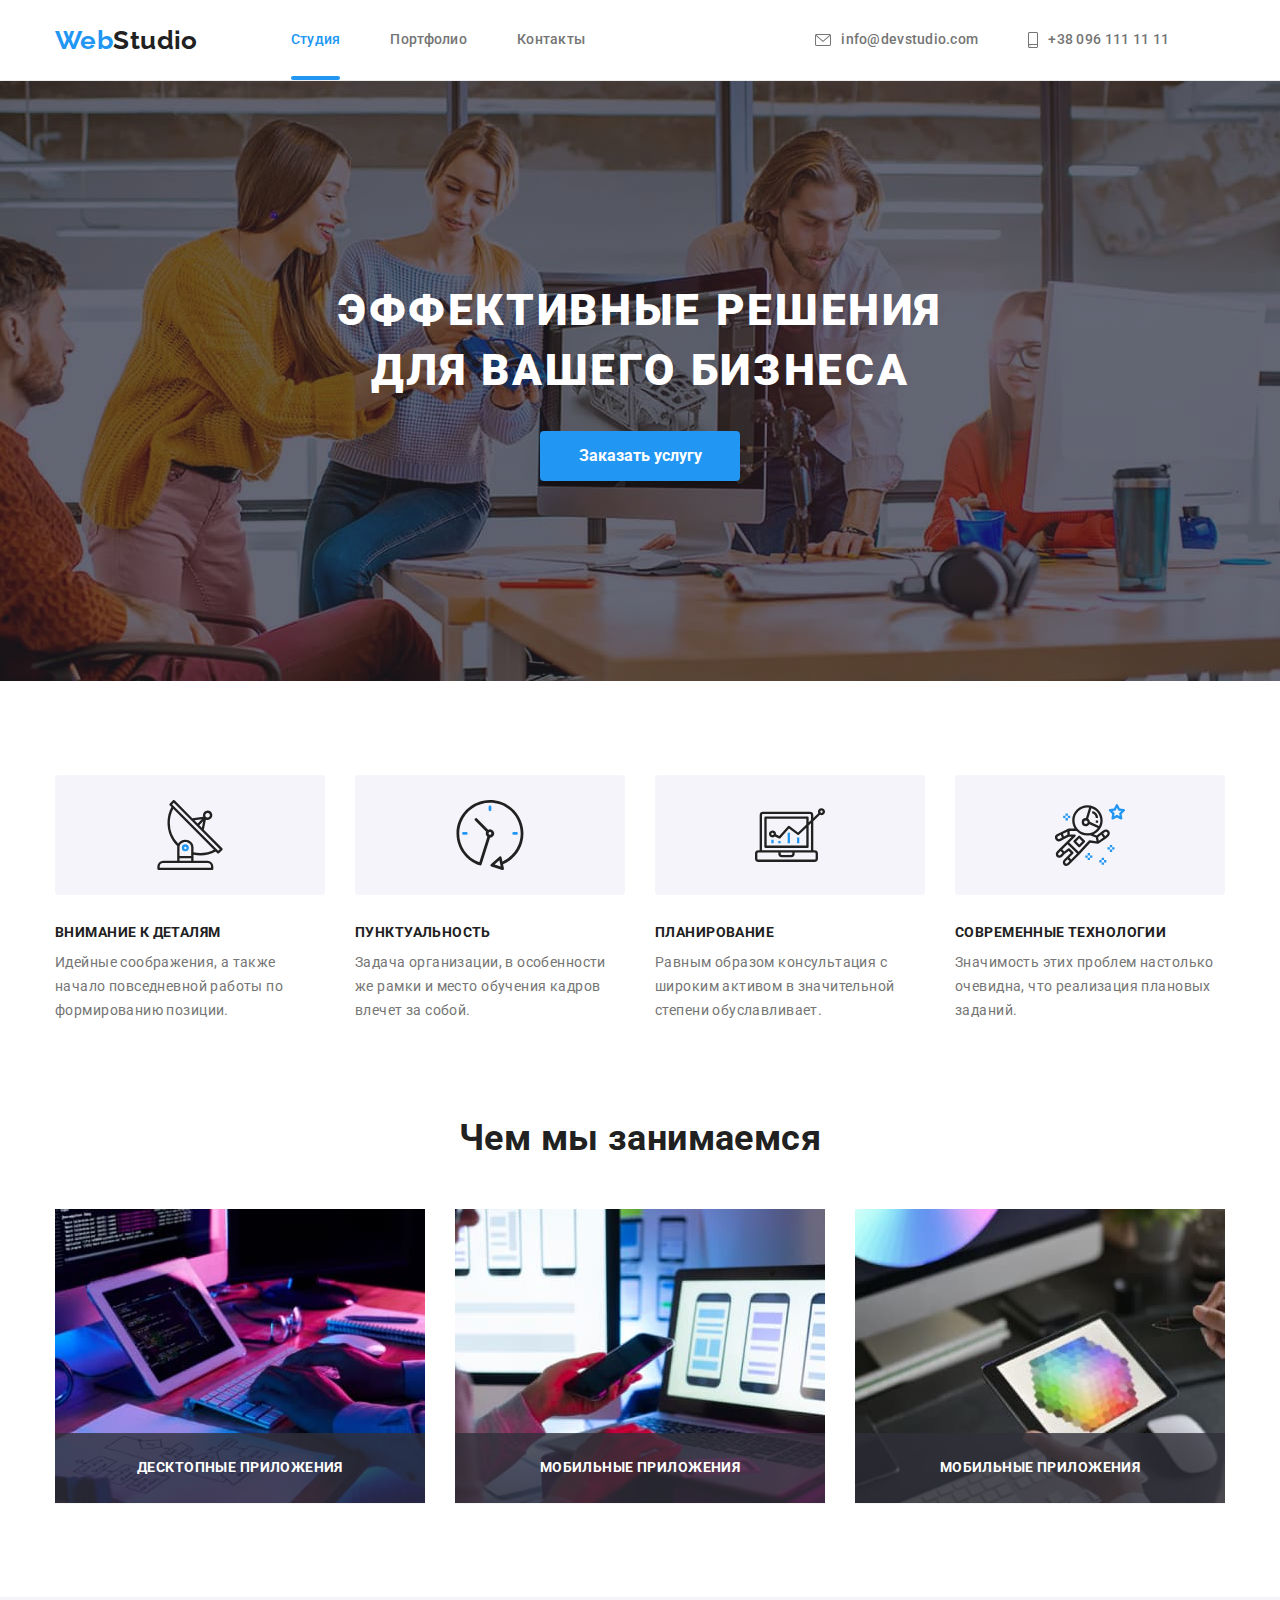
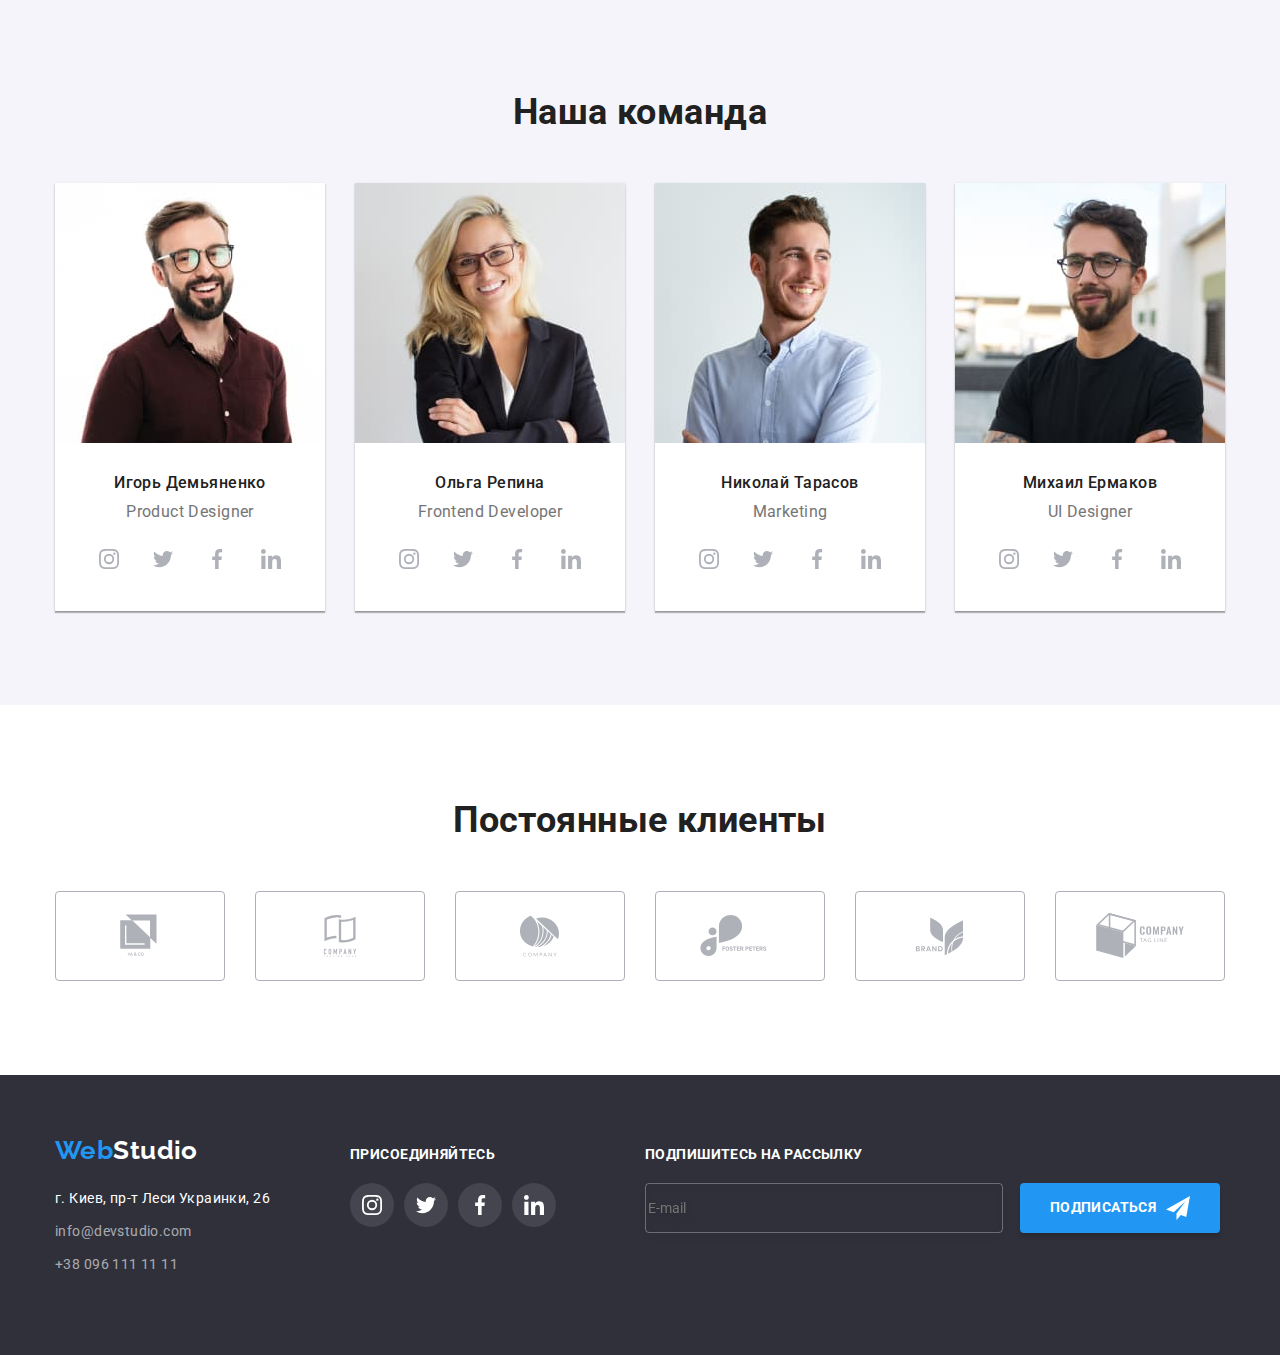
<file: index.html>
<!DOCTYPE html>
<html lang="ru">
<head>
    <meta charset="UTF-8">
    <meta name="viewport" content="width=device-width, initial-scale=1.0" />
    <title>Студия</title>
    <!-- <link rel="preconnect" href="https://fonts.gstatic.com">
    <link rel="preconnect" href="https://fonts.gstatic.com"> -->
    <link rel="stylesheet" href="https://cdnjs.cloudflare.com/ajax/libs/modern-normalize/1.0.0/modern-normalize.min.css" />
    <link href="https://fonts.googleapis.com/css2?family=Raleway:wght@700&family=Roboto:wght@400;500;700;900&display=swap" rel="stylesheet" />
    <!-- <link rel="stylesheet" href="./css/styles.css"> -->
    <link rel="stylesheet" href="./css/main.min.css" />
    
</head>
<body>
    <!-- Шапка сайта -->
    <header class="page-header">
        <!-- Навигация -->
        <div class="container header-container">
            <nav class="nav">
                <a href="./index.html" class="logo link" lang="en"><span class="logo-span">Web</span>Studio</a>
                <button class="menu-button " data-menu-button>                  
                    <svg class="menu-icon" width="40" height="40">
                        <use class="menu-open" href="./images/symbol-defs.svg#menu_header"></use>
                        <use class="menu-close" href="./images/symbol-defs.svg#close_menu"></use>
                    </svg>
                </button>
                
                <div class="menu-container" data-menu>
                    <ul class="site-nav marker">
                        <li class="item"><a href="./index.html" class="link current">Студия</a></li>
                        <li class="item"><a href="./portfolio.html" class="link ">Портфолио</a></li>
                        <li class="item"><a href="" class="link">Контакты</a></li>
                    </ul>
                
                    <ul class="auth-nav marker">
                        <li class="item"> 
                            <a href="mailto:info@devstudio.com" lang="en" class="auth-nav-mail link">
                                <div class="icon-container">     
                                    <svg class="head-icon"  width="16" height="12">
                                        <use href="./images/symbol-defs.svg#envelope"></use>                                               
                                    </svg>
                                </div> 
                            info@devstudio.com</a>                    
                        </li>
                        <li class="item">                    
                                <a href="tel:+38 096 111 11 11" class="auth-nav-tel link">
                                    <div class="icon-container">
                                        <svg class="head-icon" width="10" height="16">
                                            <use href="./images/symbol-defs.svg#smartphone"></use>
                                        </svg>
                                    </div>
                                +38 096 111 11 11</a></li>                    
                    </ul>
                    <ul class="soclink marker">
                        <li class="soclink-item"><a href="" class="link">Instagram</a></li>
                        <li class="soclink-item"><a href="" class="link">Twitter</a></li>
                        <li class="soclink-item"><a href="" class="link">Facebook</a></li>
                        <li class="soclink-item"><a href="" class="link">LinkedIn</a></li>
                    </ul>
                </div>
            </nav>
        </div>
    </header>
    <main>
        <!-- Баннер -->
        <section class=" hero">
            <div class="container">
                <h1 class="hero-title">Эффективные решения для вашего бизнеса</h1>
                <button data-modal-open class="button">Заказать услугу </button>
            </div>
        </section>
        <!-- Особенности работы -->
        <section class="section">
            <div class="container">
                <h2 class="section-title hiden">Особенности</h2>
                <ul class="features marker">
                    <li class="features-item icon-antenna">
                        <div class="icon-features">
                            <svg width="70" height="70">
                                <use href="./images/symbol-defs.svg#antenna"></use>
                            </svg>
                        </div>
                        <h3 class="features-title">Внимание к деталям</h3>
                        <p class="features-content">Идейные соображения, а также начало повседневной работы по формированию позиции.</p>
                    </li>
                    <li class="features-item icon-clock">
                        <div class="icon-features">
                            <svg width="70" height="70">
                                <use href="./images/symbol-defs.svg#clock"></use>
                            </svg>
                        </div>
                        <h3 class="features-title">Пунктуальность</h3>
                        <p class="features-content">Задача организации, в особенности же рамки и место обучения кадров влечет за собой.
                        </p>
                    </li>
                    <li class="features-item icon-diagram">
                        <div class="icon-features">
                            <svg width="70" height="70">
                                <use href="./images/symbol-defs.svg#diagram"></use>
                            </svg>
                        </div>
                        <h3 class="features-title">Планирование</h3>
                        <p class="features-content">Равным образом консультация с широким активом в значительной степени обуславливает.
                        </p>
                    </li>
                    <li class="features-item icon-astronaut">
                        <div class="icon-features">
                            <svg width="70" height="70">
                                <use href="./images/symbol-defs.svg#astronaut"></use>
                            </svg>
                        </div>
                        <h3 class="features-title">Современные технологии</h3>
                        <p class="features-content">Значимость этих проблем настолько очевидна, что реализация плановых заданий.</p>
                    </li>
                </ul>
            </div>
        </section>
        <!-- Примеры работы -->
        <section class="section section-patern">
            <div class="container">
                <h2 class="section-title">Чем мы занимаемся</h2>
                <ul class="pattern marker">
                    <li class="pattern-item">
                        <img src="./images/example1.jpg" alt="Изображение, работа инженера за планшетом" width="370" height="294">
                        <p class="pattern-labe">Десктопные приложения</p>
                    </li>
                    <li class="pattern-item">
                        <img src="./images/example2.jpg" alt="Изображение, работа за лептопом" width="370" height="294">
                        <p class="pattern-labe">Мобильные приложения</p>
                    </li>
                    <li class="pattern-item">
                        <img src="./images/example3.jpg" alt="Изображение, работа дизайнера" width="370" height="294">
                        <p class="pattern-labe">Мобильные приложения</p>
                    </li>
                </ul>
            </div>
        </section>
        <!-- Команда -->
        <section class="section team-style">
            <div class="container">
                <h2 class="section-title">Наша команда</h2>
                <ul class="team marker">
                    <li class="team-member">
                        <picture>
                            <source srcset="./images/team/desktop/team-1-d.jpg 1x, ./images/team/desktop/team-1-d@2x.jpg 2x"
                                media="(min-width:1200px)">
                            <source srcset="./images/team/tablet/team-1-t.jpg 1x, ./images/team/tablet/team-1-t@2x.jpg 2x"
                                media="(min-width:768px)">
                            <source srcset="./images/team/mobile/team-1-m.jpg 1x, ./images/team/mobile/team-1-m@2x.jpg 2x"
                                media="(min-width:320px)">
                            <img src="./images/team/team-1-m.jpg" alt="Фото Игорь Демьяненко"
                                aria-label="Игорь Демьяненко">
                        </picture>
                        <!-- <img src="./images/teammember1.jpg" alt="Изображение мужчины"> -->
                        <h3 class="team-title">Игорь Демьяненко</h3>
                        <p class="team-content" lang="en">Product Designer</p>
                        <ul class="team-link marker">
                            <li>
                                <a href="" aria-label="Инстаграм" class=" social-link">                                  
                                    <svg class="team-icon" width="20" height="20">
                                        <use href="./images/symbol-defs.svg#instagram"></use>
                                    </svg>
                                </a>
                            </li>
                            <li>
                                <a href="" aria-label="Твиттер" class="social-link">
                                    <svg class="team-icon" width="20" height="20">
                                        <use href="./images/symbol-defs.svg#twitter"></use>
                                    </svg>                                    
                                </a>
                            </li>
                            <li>
                                <a href="" aria-label="Фейсбук"class="link social-link">
                                    <svg class="team-icon" width="20" height="20">
                                        <use href="./images/symbol-defs.svg#facebook"></use>
                                    </svg>
                                </a>
                            </li>
                            <li>
                                <a href="" aria-label="Линкедин"class="link social-link">                                    
                                    <svg class="team-icon" width="20" height="20">
                                        <use href="./images/symbol-defs.svg#linkedin"></use>
                                    </svg>
                                </a>
                            </li>
                        </ul>
                    </li>
                    <li class="team-member">
                        <picture>
                            <source srcset="./images/team/desktop/team-2-d.jpg 1x, ./images/team/desktop/team-2-d@2x.jpg 2x"
                                media="(min-width:1200px)">
                            <source srcset="./images/team/tablet/team-2-t.jpg 1x, ./images/team/tablet/team-2-t@2x.jpg 2x"
                                media="(min-width:768px)">
                            <source srcset="./images/team/mobile/team-2-m.jpg 1x, ./images/team/mobile/team-2-m@2x.jpg 2x"
                                media="(min-width:320px)">
                            <img src="./images/team/team-2-m.jpg" alt="Фото Ольга Репина" aria-label="Ольга Репина">
                        </picture>
                        <!-- <img src="./images/teammember2.jpg" alt="Изображение мужчины"> -->
                        <h3 class="team-title">Ольга Репина</h3>
                        <p class="team-content" lang="en">Frontend Developer</p>
                        <ul class="team-link marker">
                            <li>
                                <a href="" aria-label="Инстаграм" class="link social-link">
                                    <svg class="team-icon" width="20" height="20">
                                        <use href="./images/symbol-defs.svg#instagram"></use>
                                    </svg>
                                </a>
                            </li>
                            <li>
                                <a href="" aria-label="Твиттер" class="link social-link">
                                    <svg class="team-icon" width="20" height="20">
                                        <use href="./images/symbol-defs.svg#twitter"></use>
                                    </svg>
                                </a>
                            </li>
                            <li>
                                <a href="" aria-label="Фейсбук" class="link social-link">
                                    <svg class="team-icon" width="20" height="20">
                                        <use href="./images/symbol-defs.svg#facebook"></use>
                                    </svg>
                                </a>
                            </li>
                            <li>
                                <a href="" aria-label="Линкедин" class="link social-link">
                                    <svg class="team-icon" width="20" height="20">
                                        <use href="./images/symbol-defs.svg#linkedin"></use>
                                    </svg>
                                </a>
                            </li>
                        </ul>
                    <li class="team-member">
                        <picture>
                            <source srcset="./images/team/desktop/team-3-d.jpg 1x, ./images/team/desktop/team-3-d@2x.jpg 2x"
                                media="(min-width:1200px)">
                            <source srcset="./images/team/tablet/team-3-t.jpg 1x, ./images/team/tablet/team-3-t@2x.jpg 2x"
                                media="(min-width:768px)">
                            <source srcset="./images/team/mobile/team-3-m.jpg 1x, ./images/team/mobile/team-3-m@2x.jpg 2x"
                                media="(min-width:320px)">
                            <img src="./images/team/team-3-m.jpg" alt="Фото Николай Тарасов" aria-label="Николай Тарасов">
                        </picture>
                        <!-- <img src="./images/teammember3.jpg" alt="Изображение мужчины"> -->
                        <h3 class="team-title">Николай Тарасов</h3>
                        <p class="team-content" lang="en">Marketing</p>
                        <ul class="team-link marker">
                            <li>
                                <a href="" aria-label="Инстаграм" class="link social-link">
                                    <svg class="team-icon" width="20" height="20">
                                        <use href="./images/symbol-defs.svg#instagram"></use>
                                    </svg>
                                </a>
                            </li>
                            <li>
                                <a href="" aria-label="Твиттер" class="link social-link">
                                    <svg class="team-icon" width="20" height="20">
                                        <use href="./images/symbol-defs.svg#twitter"></use>
                                    </svg>
                                </a>
                            </li>
                            <li>
                                <a href="" aria-label="Фейсбук" class="link social-link">
                                    <svg class="team-icon" width="20" height="20">
                                        <use href="./images/symbol-defs.svg#facebook"></use>
                                    </svg>
                                </a>
                            </li>
                            <li>
                                <a href="" aria-label="Линкедин" class="link social-link">
                                    <svg class="team-icon" width="20" height="20">
                                        <use href="./images/symbol-defs.svg#linkedin"></use>
                                    </svg>
                                </a>
                            </li>
                        </ul>
                    </li>
                    <li class="team-member">
                        <picture>
                            <source srcset="./images/team/desktop/team-4-d.jpg 1x, ./images/team/desktop/team-4-d@2x.jpg 2x"
                                media="(min-width:1200px)">
                            <source srcset="./images/team/tablet/team-4-t.jpg 1x, ./images/team/tablet/team-4-t@2x.jpg 2x"
                                media="(min-width:768px)">
                            <source srcset="./images/team/mobile/team-4-m.jpg 1x, ./images/team/mobile/team-4-m@2x.jpg 2x"
                                media="(min-width:320px)">
                            <img src="./images/team/team-4-m.jpg" alt="Фото Михаил Ермаков" aria-label="Михаил Ермаков">
                        </picture>
                        <!-- <img src="./images/teammember4.jpg" alt="Изображение мужчины"> -->
                        <h3 class="team-title">Михаил Ермаков</h3>
                        <p class="team-content" lang="en">UI Designer</p>
                        <ul class="team-link marker">
                            <li>
                                <a href="" aria-label="Инстаграм" class="link social-link">
                                    <svg class="team-icon" width="20" height="20">
                                        <use href="./images/symbol-defs.svg#instagram"></use>
                                    </svg>
                                </a>
                            </li>
                            <li>
                                <a href="" aria-label="Твиттер" class="link social-link">
                                    <svg class="team-icon" width="20" height="20">
                                        <use href="./images/symbol-defs.svg#twitter"></use>
                                    </svg>
                                </a>
                            </li>
                            <li>
                                <a href="" aria-label="Фейсбук" class="link social-link">
                                    <svg class="team-icon" width="20" height="20">
                                        <use href="./images/symbol-defs.svg#facebook"></use>
                                    </svg>
                                </a>
                            </li>
                            <li>
                                <a href="" aria-label="Линкедин" class="link social-link">
                                    <svg class="team-icon" width="20" height="20">
                                        <use href="./images/symbol-defs.svg#linkedin"></use>
                                    </svg>
                                </a>
                            </li>
                        </ul>
                    </li>
                </ul>
            </div>
        </section>    
        <section class="section">
            <div class="container">
                <h2 class="section-title">Постоянные клиенты</h2>
                <ul class="clients marker">
                    <li class="clients-item">
                        <a href="" class="company-link">
                            <svg class="button-icon" width="44.27" height="49.23">
                                <use href="./images/symbol-defs.svg#logo-1"></use>
                            </svg>
                         </a>
                    </li>
                    <li class="clients-item">
                        <a href="" aria-label="Линкедин" class="link company-link">
                            <svg class="team-icon" width="42" height="50">
                                <use href="./images/symbol-defs.svg#logo-2"></use>
                            </svg>
                        </a>    
                    </li>
                    <li class="clients-item">
                        <a href="" aria-label="Линкедин" class="link company-link">
                            <svg class="team-icon" width="41" height="42.6">
                                <use href="./images/symbol-defs.svg#logo-3"></use>
                            </svg>
                        </a>    
                    </li>
                    <li class="clients-item">
                        <a href="" aria-label="Линкедин" class="link company-link">
                            <svg class="team-icon" width="79.66" height="42.02">
                                <use href="./images/symbol-defs.svg#logo-4"></use>
                            </svg>
                        </a>    
                    </li>
                    <li class="clients-item">
                        <a href="" aria-label="Линкедин" class="link company-link">
                            <svg class="team-icon" width="59" height="47">
                                <use href="./images/symbol-defs.svg#logo-5"></use>
                            </svg>
                        </a>    
                    </li>
                    <li class="clients-item">
                        <a href="" aria-label="Линкедин" class="link company-link">
                            <svg class="team-icon" width="88.48" height="45.44">
                                <use href="./images/symbol-defs.svg#logo-6"></use>
                            </svg>
                        </a>    
                    </li>
                </ul>
            </div>

        </section>  
    </main>
    <!-- Футер -->
    <footer class="footer">
        <div class="container">
            <div class="footer-conteiner">
                <a href="./index.html" class="logo link" lang="en"><span class="logo-span">Web</span>Studio</a>
                <address class="address">
                    г. Киев, пр-т Леси Украинки, 26
                </address>
                <ul class="footer-nav marker">
                    <li><a href="" class="footer-nav link" lang="en">info@devstudio.com</a></li>
                    <li><a href="" class="footer-nav link">+38 096 111 11 11</a></li>
                </ul>
            </div>
            <div class="footer-conteiner">
                <p>присоединяйтесь</p>
                <ul class="footer-link marker">
                    <li>
                        <a href="" aria-label="Инстаграм" class="social-link">
                            <svg class="team-icon" width="20" height="20">
                                <use href="./images/symbol-defs.svg#instagram"></use>
                            </svg>
                        </a>
                    </li>
                    <li>
                        <a href="" aria-label="Твиттер" class="social-link">
                            <svg class="team-icon" width="20" height="20">
                                <use href="./images/symbol-defs.svg#twitter"></use>
                            </svg>
                        </a>
                    </li>
                    <li>
                        <a href="" aria-label="Фейсбук" class="social-link">
                            <svg class="team-icon" width="20" height="20">
                                <use href="./images/symbol-defs.svg#facebook"></use>
                            </svg>
                        </a>
                    </li>
                    <li>
                        <a href="" aria-label="Линкедин" class="social-link">
                            <svg class="team-icon" width="20" height="20">
                                <use href="./images/symbol-defs.svg#linkedin"></use>
                            </svg>
                        </a>
                    </li>
                </ul>
            </div>
            <div class="footer-conteiner">
                <p>Подпишитесь на рассылку</p>
                <ul class="footer-subscription marker">
                    <li>
                        <input class="footer-input" type="mail" name="mail" placeholder="E-mail" />
    
                    </li>
                    <li>
                        <button>
                            <p>Подписаться</p>
                            <svg width="24" height="24">
                                <use href="./images/symbol-defs.svg#icon-send"></use>
                            </svg>
                        </button>
                    </li>
    
                </ul>
            </div>
        </div>
    
    </footer>
    <div class="backdrop is-hidden " data-modal>
        <div class="modal">
            <button class="modal-button" data-modal-close>
                <svg  width="30" height="30">
                    <use href="./images/symbol-defs.svg#close"></use>
                </svg>
            </button>
            <form class="js-speaker-form">
                <label class="form-label-title" for="">Оставьте свои данные, мы вам перезвоним</label>
                <div class="form-fild">
                    <label class="form-label" for="name">Имя                  
                        <input class="form-input" type="text" name="name" placeholder=" " />                    
                            <svg class="modal-icon" width="18" height="18">
                                <use href="./images/symbol-defs.svg#person"></use>
                            </svg>  
                    </label>                    
                </div>
                <div class="form-fild">
                    <label class="form-label" for="tel">Телефот    
                        <input class="form-input"  type="tel" name="tel" placeholder=" " />
                        <svg class="modal-icon" width="18" height="18">
                            <use href="./images/symbol-defs.svg#phone"></use>
                        </svg> 
                    </label>                    
                </div>
                <div class="form-fild">
                    <label class="form-label" for="mail">Почта
                        <input class="form-input"  type="mail" name="mail" placeholder=" " />
                        <svg class="modal-icon" width="18" height="18">
                            <use href="./images/symbol-defs.svg#email"></use>
                        </svg>   
                    </label>                 
                </div>
                <div class="form-fild">
                    <label class="form-label" for="comment"  />Комментарий
                        <textarea class="form-textarea" name="comment"  placeholder="Введите текст"></textarea>
                    </label>
                </div>
                <div class="form-fild ">                
                    <label class="form-label-agree">
                        <input class="checkbox"  type="checkbox" name="agreement" />
                        <span class="check-icon"> </span>
                        Соглашаюсь с рассылкой и принимаю  
                        <a href="" class="link"> Условия договора</a>
                    </label>
                    
                </div>
                <div class="form-fild">
                    <button type="submit">Отправить</button>
                </div>
            </form>
            
            
        </div>
    </div>
    <script src="./js/menu.js"></script>
    <script src="./js/modal.js"></script>
    <script src="./js/js-speaker-form.js"></script>
    <!-- <script>
        (() => {
            document
                .querySelector('.js-speaker-form')
                .addEventListener('submit', e => {
                    e.preventDefault();
                    new FormData(e.currentTarget).forEach((value, name) =>
                        console.log(`${name}: ${value}`),
                    );
                });
        })();
    </script> -->
</body>
</html>
</file>
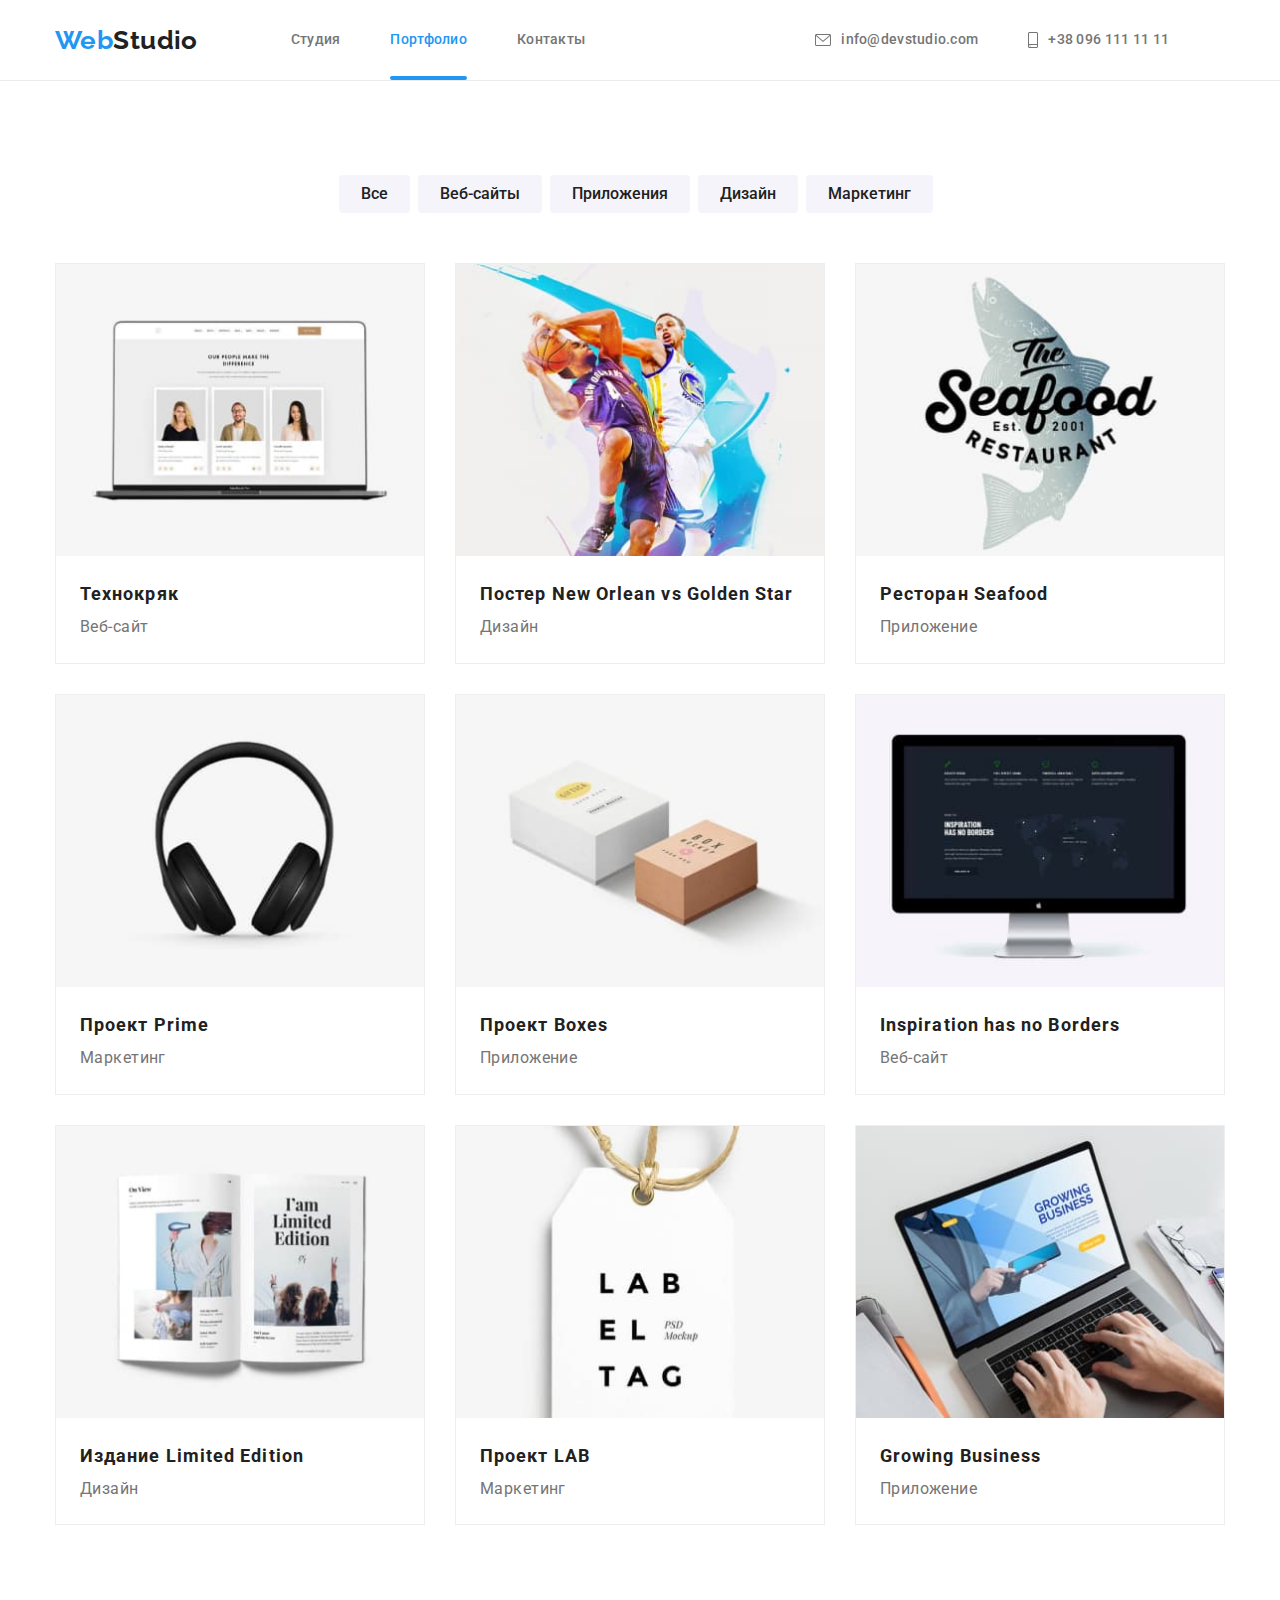
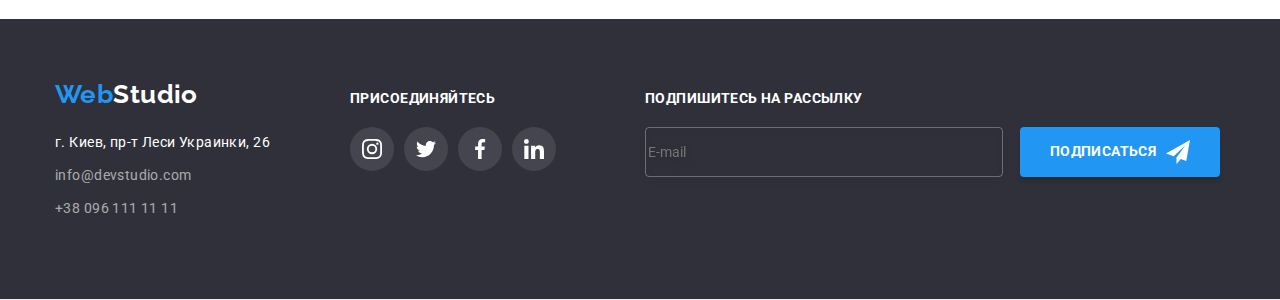
<file: portfolio.html>
<!DOCTYPE html>
<html lang="ru">

<head>
    <meta charset="UTF-8">
    <meta name="viewport" content="width=device-width, initial-scale=1.0">
    <title>Студия</title>
    <link rel="stylesheet" href="https://cdnjs.cloudflare.com/ajax/libs/modern-normalize/1.0.0/modern-normalize.min.css"> 
    <link href="https://fonts.googleapis.com/css2?family=Raleway:wght@700&family=Roboto:wght@400;500;700;900&display=swap" rel="stylesheet" />
    <!-- <link rel="stylesheet" href="./css/styles.css" /> -->
    <link rel="stylesheet" href="./css/main.min.css" />
</head>

<body>
    <!-- Шапка сайта -->
    <header class="page-header">
        <!-- Навигация -->
    <header class="page-header">
        <!-- Навигация -->
        <div class="container header-container">
            <nav class="nav">
                <a href="./index.html" class="logo link" lang="en"><span class="logo-span">Web</span>Studio</a>
                <button class="menu-button " data-menu-button>
                    <svg class="menu-icon" width="40" height="40">
                        <use class="menu-open" href="./images/symbol-defs.svg#menu_header"></use>
                        <use class="menu-close" href="./images/symbol-defs.svg#close_menu"></use>
                    </svg>
                </button>
    
                <div class="menu-container" data-menu>
                    <ul class="site-nav marker">
                        <li class="item"><a href="./index.html" class="link ">Студия</a></li>
                        <li class="item"><a href="./portfolio.html" class="link current">Портфолио</a></li>
                        <li class="item"><a href="" class="link">Контакты</a></li>
                    </ul>
    
                    <ul class="auth-nav marker">
                        <li class="item">
                            <a href="mailto:info@devstudio.com" lang="en" class="auth-nav-mail link">
                                <div class="icon-container">
                                    <svg class="head-icon" width="16" height="12">
                                        <use href="./images/symbol-defs.svg#envelope"></use>
                                    </svg>
                                </div>
                                info@devstudio.com
                            </a>
                        </li>
                        <li class="item">
                            <a href="tel:+38 096 111 11 11" class="auth-nav-tel link">
                                <div class="icon-container">
                                    <svg class="head-icon" width="10" height="16">
                                        <use href="./images/symbol-defs.svg#smartphone"></use>
                                    </svg>
                                </div>
                                +38 096 111 11 11
                            </a>
                        </li>
                    </ul>
                    <ul class="soclink marker">
                        <li class="soclink-item"><a href="" class="link">Instagram</a></li>
                        <li class="soclink-item"><a href="" class="link">Twitter</a></li>
                        <li class="soclink-item"><a href="" class="link">Facebook</a></li>
                        <li class="soclink-item"><a href="" class="link">LinkedIn</a></li>
                    </ul>
                </div>
            </nav>
        </div>
    </header>
    <main>
        <!-- Портфолио -->
        
       <section class="section">
            <div class="container">
                <h1 class="section-title hiden">Портфолио</h1>
                <h2 class="section-title hiden">Филльтры</h2>
                <ul class="filter marker">
                    <li class="filter-item">
                        <button class="filter-button" type="button">Все</button>
                    </li>
                    <li class="filter-item">
                        <button class="filter-button" type="button">Веб-сайты</button>
                    </li>
                    <li class="filter-item">
                        <button class="filter-button" type="button">Приложения</button>
                    </li>
                    <li class="filter-item">
                        <button class="filter-button" type="button">Дизайн</button>
                    </li>
                    <li class="filter-item">
                        <button class="filter-button" type="button">Маркетинг</button>
                    </li>
                </ul>
            </div>
            
            <div class="container">
                <ul class="example marker">
                    <li class="example-items" >
                        <a href="" class="example-link link">
                            <div class="example-img">
                                <picture>
                                    <source srcset="./images/portfolio/desktop/portfolio-1-d.jpg 1x, ./images/portfolio/desktop/portfolio-1-d@2x.jpg 2x"
                                        media="(min-width:1200px)">
                                    <source srcset="./images/portfolio/tablet/portfolio-1-t.jpg 1x, ./images/portfolio/tablet/portfolio-1-t@2x.jpg 2x"
                                        media="(min-width:768px)">
                                    <source srcset="./images/portfolio/mobile/portfolio-1-m.jpg 1x, ./images/portfolio/mobile/portfolio-1-m@2x.jpg 2x"
                                        media="(min-width:320px)">
                                    <img src="./images/portfolio/portfolio-1-m.jpg" alt="Изображение лептопа" aria-label="Изображение лептопа">
                                </picture>
                                <!-- <img src="./images/portfolio-img1.jpg" alt="Изображение лептопа" width="370" height="294"> -->
                                <div class="overlay">
                                    <p>Технокряк это современная площадка распространения коронавируса. Компании используют эту платформу для цифрового шпионажа и атак на защищённые сервера конкурентов.</p>
                                </div>
                            </div>
                            <div class="example-work">
                                <h3 class="example-title">Технокряк</h3>
                                <p class="example-content">Веб-сайт</p>
                            </div>
                        </a>                
                    </li>
                    <li class="example-items">
                        <a href="" class="example-link link">
                            <div class="example-img">
                                <picture>
                                    <source srcset="./images/portfolio/desktop/portfolio-2-d.jpg 1x, ./images/portfolio/desktop/portfolio-2-d@2x.jpg 2x"
                                        media="(min-width:1200px)">
                                    <source srcset="./images/portfolio/tablet/portfolio-2-t.jpg 1x, ./images/portfolio/tablet/portfolio-2-t@2x.jpg 2x"
                                        media="(min-width:768px)">
                                    <source srcset="./images/portfolio/mobile/portfolio-2-m.jpg 1x, ./images/portfolio/mobile/portfolio-2-m@2x.jpg 2x"
                                        media="(min-width:320px)">
                                    <img src="./images/portfolio/portfolio-2-m.jpg" alt="Изображение двух баскетболистов" aria-label="Изображение двух баскетболистов">
                                </picture>
                                <!-- <img src="./images/portfolio-img2.jpg" alt="Изображение двух баскетболистов" width="370" height="294"> -->
                                <div class="overlay">
                                    <p>Lorem ipsum dolor sit amet consectetur adipisicing elit. Deleniti quis velit, in voluptatibus natus sunt beatae animi iure optio voluptas excepturi error, nobis, modi illum.</p>
                                </div>
                            </div>
                                <div class="example-work">
                                <h3 class="example-title" lang="en">Постер New Orlean vs Golden Star</h3>
                                <p class="example-content">Дизайн</p>
                            </div>
                        </a>
                    </li>
                    <li class="example-items">
                        <a href="" class="example-link link">
                            <div class="example-img">
                                <picture>
                                    <source srcset="./images/portfolio/desktop/portfolio-3-d.jpg 1x, ./images/portfolio/desktop/portfolio-3-d@2x.jpg 2x"
                                        media="(min-width:1200px)">
                                    <source srcset="./images/portfolio/tablet/portfolio-3-t.jpg 1x, ./images/portfolio/tablet/portfolio-3-t@2x.jpg 2x"
                                        media="(min-width:768px)">
                                    <source srcset="./images/portfolio/mobile/portfolio-3-m.jpg 1x, ./images/portfolio/mobile/portfolio-3-m@2x.jpg 2x"
                                        media="(min-width:320px)">
                                    <img src="./images/portfolio/portfolio-3-m.jpg" alt="Изображение логотипу ресторану"
                                        aria-label="Изображение логотипу ресторану">
                                </picture>
                                <!-- <img src="./images/portfolio-img3.jpg" alt="Изображение логотипу ресторану" width="370" height="294"> -->
                                <div class="overlay">
                                    <p>Lorem ipsum dolor sit amet consectetur adipisicing elit. Delectus ducimus ipsa atque alias error similique aliquid, corporis incidunt quis nobis aut eum, fuga magni. Omnis, odio.</p>
                                </div>    
                            </div>    
                            <div class="example-work">
                                <h3 class="example-title" lang="en">Ресторан Seafood</h3>
                                <p class="example-content">Приложение</p>
                            </div>                                
                        </a>
                    </li>
                    <li class="example-items">
                        <a href="" class="example-link link">
                            <div class="example-img">
                                <picture>
                                    <source srcset="./images/portfolio/desktop/portfolio-4-d.jpg 1x, ./images/portfolio/desktop/portfolio-4-d@2x.jpg 2x"
                                        media="(min-width:1200px)">
                                    <source srcset="./images/portfolio/tablet/portfolio-4-t.jpg 1x, ./images/portfolio/tablet/portfolio-4-t@2x.jpg 2x"
                                        media="(min-width:768px)">
                                    <source srcset="./images/portfolio/mobile/portfolio-4-m.jpg 1x, ./images/portfolio/mobile/portfolio-4-m@2x.jpg 2x"
                                        media="(min-width:320px)">
                                    <img src="./images/portfolio/portfolio-4-m.jpg" alt="Изображение наушников" aria-label="Изображение наушников">
                                </picture>
                                <!-- <img src="./images/portfolio-img4.jpg" alt="Изображение наушников" width="370" height="294"> -->
                                <div class="overlay">
                                    <p>Lorem ipsum dolor sit amet consectetur adipisicing elit. Delectus ducimus ipsa atque alias error similique aliquid, corporis incidunt quis nobis aut eum, fuga magni. Omnis, odio.</p>
                                </div>    
                            </div>    
                            <div class="example-work">
                                <h3 class="example-title" lang="en">Проект Prime</h3>
                                <p class="example-content">Маркетинг</p>
                            </div>
                        </a>
                    </li>
                    <li class="example-items">
                        <a href="" class="example-link link">
                            <div class="example-img">
                                <picture>
                                    <source srcset="./images/portfolio/desktop/portfolio-5-d.jpg 1x, ./images/portfolio/desktop/portfolio-5-d@2x.jpg 2x"
                                        media="(min-width:1200px)">
                                    <source srcset="./images/portfolio/tablet/portfolio-5-t.jpg 1x, ./images/portfolio/tablet/portfolio-5-t@2x.jpg 2x"
                                        media="(min-width:768px)">
                                    <source srcset="./images/portfolio/mobile/portfolio-5-m.jpg 1x, ./images/portfolio/mobile/portfolio-5-m@2x.jpg 2x"
                                        media="(min-width:320px)">
                                    <img src="./images/portfolio/portfolio-5-m.jpg" alt="Изображение двух коробок" aria-label="Изображение двух коробок">
                                </picture>
                                <!-- <img src="./images/portfolio-img5.jpg" alt="Изображение двух коробок" width="370" height="294"> -->
                                <div class="overlay">
                                    <p>Lorem ipsum dolor sit amet consectetur adipisicing elit. Delectus ducimus ipsa atque alias error similique aliquid, corporis incidunt quis nobis aut eum, fuga magni. Omnis, odio.</p>
                                </div>    
                            </div>    
                            <div class="example-work">
                                <h3 class="example-title" lang="en">Проект Boxes</h3>
                                <p class="example-content">Приложение</p>
                            </div>                                
                        </a>
                    </li>
                    <li class="example-items">
                        <a href="" class="example-link link">
                            <div class="example-img">    
                                <picture>
                                    <source srcset="./images/portfolio/desktop/portfolio-6-d.jpg 1x, ./images/portfolio/desktop/portfolio-6-d@2x.jpg 2x"
                                        media="(min-width:1200px)">
                                    <source srcset="./images/portfolio/tablet/portfolio-6-t.jpg 1x, ./images/portfolio/tablet/portfolio-6-t@2x.jpg 2x"
                                        media="(min-width:768px)">
                                    <source srcset="./images/portfolio/mobile/portfolio-6-m.jpg 1x, ./images/portfolio/mobile/portfolio-6-m@2x.jpg 2x"
                                        media="(min-width:320px)">
                                    <img src="./images/portfolio/portfolio-6-m.jpg" alt="Изображение монитора" aria-label="Изображение монитора">
                                </picture>
                                <!-- <img src="./images/portfolio-img6.jpg" alt="Изображение монитора" width="370" height="294"> -->
                                <div class="overlay">
                                    <p>Lorem ipsum dolor sit amet consectetur adipisicing elit. Delectus ducimus ipsa atque alias error similique aliquid, corporis incidunt quis nobis aut eum, fuga magni. Omnis, odio.</p>
                                </div>    
                            </div>    
                            <div class="example-work">
                                <h3 class="example-title" lang="en">Inspiration has no Borders</h3>
                                <p class="example-content">Веб-сайт</p>
                            </div>
                        </a>
                    </li>
                    <li class="example-items">
                        <a href="" class="example-link link">
                            <div class="example-img">
                                <picture>
                                    <source srcset="./images/portfolio/desktop/portfolio-7-d.jpg 1x, ./images/portfolio/desktop/portfolio-7-d@2x.jpg 2x"
                                        media="(min-width:1200px)">
                                    <source srcset="./images/portfolio/tablet/portfolio-7-t.jpg 1x, ./images/portfolio/tablet/portfolio-7-t@2x.jpg 2x"
                                        media="(min-width:768px)">
                                    <source srcset="./images/portfolio/mobile/portfolio-7-m.jpg 1x, ./images/portfolio/mobile/portfolio-7-m@2x.jpg 2x"
                                        media="(min-width:320px)">
                                    <img src="./images/portfolio/portfolio-7-m.jpg" alt="Изображение книги" aria-label="Изображение книги">
                                </picture>
                                <!-- <img src="./images/portfolio-img7.jpg" alt="Изображение книги" width="370" height="294"> -->
                                <div class="overlay">
                                    <p>Lorem ipsum dolor sit amet consectetur adipisicing elit. Delectus ducimus ipsa atque alias error similique aliquid, corporis incidunt quis nobis aut eum, fuga magni. Omnis, odio.</p>
                                </div>    
                            </div>    
                            <div class="example-work">
                                <h3 class="example-title" lang="en">Издание Limited Edition</h3>
                                <p class="example-content">Дизайн</p>
                            </div>
                        </a>
                    </li>
                    <li class="example-items">
                        <a href="" class="example-link link">
                            <div class="example-img">
                                <picture>
                                    <source srcset="./images/portfolio/desktop/portfolio-8-d.jpg 1x, ./images/portfolio/desktop/portfolio-8-d@2x.jpg 2x"
                                        media="(min-width:1200px)">
                                    <source srcset="./images/portfolio/tablet/portfolio-8-t.jpg 1x, ./images/portfolio/tablet/portfolio-8-t@2x.jpg 2x"
                                        media="(min-width:768px)">
                                    <source srcset="./images/portfolio/mobile/portfolio-8-m.jpg 1x, ./images/portfolio/mobile/portfolio-8-m@2x.jpg 2x"
                                        media="(min-width:320px)">
                                    <img src="./images/portfolio/portfolio-8-m.jpg" alt="Изображение лейбла" aria-label="Изображение лейбла">
                                </picture>
                                <!-- <img src="./images/portfolio-img8.jpg" alt="Изображение лейбла" width="370" height="294"> -->
                                <div class="overlay">
                                    <p>Lorem ipsum dolor sit amet consectetur adipisicing elit. Delectus ducimus ipsa atque alias error similique aliquid, corporis incidunt quis nobis aut eum, fuga magni. Omnis, odio.</p>
                                </div>    
                            </div>    
                            <div class="example-work">
                                <h3 class="example-title" lang="en">Проект LAB</h3>
                                <p class="example-content">Маркетинг</p>
                            </div>
                        </a>
                    </li>
                    <li class="example-items">
                        <a href="" class="example-link link">
                            <div class="example-img">
                                <picture>
                                    <source srcset="./images/portfolio/desktop/portfolio-9-d.jpg 1x, ./images/portfolio/desktop/portfolio-9-d@2x.jpg 2x"
                                        media="(min-width:1200px)">
                                    <source srcset="./images/portfolio/tablet/portfolio-9-t.jpg 1x, ./images/portfolio/tablet/portfolio-9-t@2x.jpg 2x"
                                        media="(min-width:768px)">
                                    <source srcset="./images/portfolio/mobile/portfolio-9-m.jpg 1x, ./images/portfolio/mobile/portfolio-9-m@2x.jpg 2x"
                                        media="(min-width:320px)">
                                    <img src="./images/portfolio/portfolio-9-m.jpg" alt="Изображение лептопа" aria-label="Изображение лептопа">
                                </picture>
                                <!-- <img src="./images/portfolio-img9.jpg" alt="Изображение лептопа" width="370" height="294"> -->
                                <div class="overlay">
                                    <p>Lorem ipsum dolor sit amet consectetur adipisicing elit. Delectus ducimus ipsa atque alias error similique aliquid, corporis incidunt quis nobis aut eum, fuga magni. Omnis, odio.</p>
                                </div>    
                            </div>    
                            <div class="example-work">
                                <h3 class="example-title" lang="en">Growing Business</h3>
                                <p class="example-content">Приложение</p>
                            </div>
                        </a>
                    </li>
                
                </ul>
            </div>
        </section>
    </main>
    <!-- Футер -->
    <footer class="footer">
        <div class="container">
            <div class="footer-conteiner">
                <a href="./index.html" class="logo link" lang="en"><span class="logo-span">Web</span>Studio</a>
                <address class="address">
                    г. Киев, пр-т Леси Украинки, 26
                </address>
                <ul class="footer-nav marker">
                    <li><a href="" class="footer-nav link" lang="en">info@devstudio.com</a></li>
                    <li><a href="" class="footer-nav link">+38 096 111 11 11</a></li>
                </ul>
            </div>
            <div class="footer-conteiner">
                <p>присоединяйтесь</p>
                <ul class="footer-link marker">
                    <li>
                        <a href="" aria-label="Инстаграм" class="social-link">
                            <svg class="team-icon" width="20" height="20">
                                <use href="./images/symbol-defs.svg#instagram"></use>
                            </svg>
                        </a>
                    </li>
                    <li>
                        <a href="" aria-label="Твиттер" class="social-link">
                            <svg class="team-icon" width="20" height="20">
                                <use href="./images/symbol-defs.svg#twitter"></use>
                            </svg>
                        </a>
                    </li>
                    <li>
                        <a href="" aria-label="Фейсбук" class="social-link">
                            <svg class="team-icon" width="20" height="20">
                                <use href="./images/symbol-defs.svg#facebook"></use>
                            </svg>
                        </a>
                    </li>
                    <li>
                        <a href="" aria-label="Линкедин" class="social-link">
                            <svg class="team-icon" width="20" height="20">
                                <use href="./images/symbol-defs.svg#linkedin"></use>
                            </svg>
                        </a>
                    </li>
                </ul>
            </div>
            <div class="footer-conteiner">
                <p>Подпишитесь на рассылку</p>
                <ul class="footer-subscription marker">
                    <li>
                        <input class="footer-input" type="mail" name="mail" placeholder="E-mail" />
    
                    </li>
                    <li>
                        <button>
                            <p>Подписаться</p>
                            <svg width="24" height="24">
                                <use href="./images/symbol-defs.svg#icon-send"></use>
                            </svg>
                        </button>
                    </li>
    
                </ul>
            </div>
        </div>
    
    </footer>
    <script src="./js/menu.js"></script>
</body>

</html>
</file>
<file: css/main.min.css>
body{background-color:var(--pfge-background-color);color:var(--primary-text-color);font-family:Roboto, sans-serif;font-weight:400;font-size:14px;line-height:1.71;letter-spacing:0.03em;min-height:100vh}body.modal-open{overflow:hidden}.hiden{-webkit-clip-path:inset(100%);clip-path:inset(100%);clip:rect(1px 1px 1px 1px);clip:rect(1px, 1px, 1px, 1px);height:1px;overflow:hidden;position:absolute;white-space:nowrap;width:1px}body,h1,h2,h3,h4,p,a{margin:0}img{display:block;max-width:100%;height:auto}:active,:hover,:focus{outline:0;outline-offset:0}#svg-sprite{display:none}.link{text-decoration:none}.marker{list-style:none;padding:0;margin:0}.container{width:100%;padding-left:15px;padding-right:15px;margin-left:auto;margin-right:auto;margin:0 auto}@media screen and (min-width: 480px){.container{width:480px}}@media screen and (min-width: 768px){.container{width:768px}}@media screen and (min-width: 1200px){.container{width:1200px}}.page-header{border-bottom:1px solid #ececec;position:relative}.nav{position:relative}@media screen and (min-width: 1200px){.auth-nav{display:-webkit-box;display:-ms-flexbox;display:flex;-webkit-box-pack:justify;-ms-flex-pack:justify;justify-content:space-between;-webkit-box-align:center;-ms-flex-align:center;align-items:center;margin-left:180px}}@media screen and (min-width: 768px){.nav,.site-nav,.header-container{display:-webkit-box;display:-ms-flexbox;display:flex;-webkit-box-pack:justify;-ms-flex-pack:justify;justify-content:space-between;-webkit-box-align:center;-ms-flex-align:center;align-items:center}}@media screen and (max-width: 767px){.site-nav .item,.auth-nav .item{padding-bottom:32px}}.site-nav .link,.auth-nav .link{font-weight:500;font-size:40px;line-height:1.17em;text-align:center;letter-spacing:0.02em;padding-bottom:32px;-webkit-transition:fill 250ms cubic-bezier(0.4, 0, 0.2, 1),color 250ms cubic-bezier(0.4, 0, 0.2, 1);transition:fill 250ms cubic-bezier(0.4, 0, 0.2, 1),color 250ms cubic-bezier(0.4, 0, 0.2, 1)}@media screen and (min-width: 768px){.site-nav .link,.auth-nav .link{color:#212121;font-weight:500;font-size:14px;line-height:1.14;letter-spacing:0.02em;margin-right:50px;padding-top:32px;padding-bottom:32px;display:-webkit-box;display:-ms-flexbox;display:flex}}@media screen and (max-width: 767px){.auth-nav .link{font-size:24px;line-height:1.16em}}@media screen and (min-width: 768px){.auth-nav .link{padding-top:21px;padding-bottom:0}}@media screen and (min-width: 1200px){.auth-nav .link{padding-top:32px;padding-bottom:32px}}@media screen and (max-width: 767px){.auth-nav{position:absolute;bottom:12%;display:-webkit-box;display:-ms-flexbox;display:flex;-ms-flex-wrap:wrap-reverse;flex-wrap:wrap-reverse}}.site-nav .link,.auth-nav .link{color:#757575;fill:#757575}.site-nav .link:hover,.auth-nav .link:hover{color:#2196f3;fill:#2196f3}.site-nav .link:focus,.auth-nav .link:focus{color:#2196f3;fill:#2196f3}.site-nav .link:not(:last-child),.auth-nav .link:not(:last-child){margin-right:50px}.icon-container{display:-webkit-box;display:-ms-flexbox;display:flex;margin-right:10px}@media screen and (max-width: 767px){.soclink{display:-webkit-box;display:-ms-flexbox;display:flex;position:absolute;bottom:10%}.soclink a.link{color:#2196f3;font-size:18px;line-height:1.22em;letter-spacing:0.02em}.soclink.item{padding-right:10px;border-right:1px solid rgba(33,33,33,0.2)}.soclink-item:not(:last-child){padding-right:10px;border-right:1px solid rgba(33,33,33,0.2)}.soclink-item:not(:first-child){padding-left:10px}}@media screen and (min-width: 768px){.soclink{display:none}}.menu-container.is-open{display:block;position:inherit}@media screen and (max-width: 767px){.menu-container{display:none;position:absolute;top:100%;left:0;width:100%;height:100vh;padding:40px;text-align:left;background-color:#fff;min-height:500px}}@media screen and (min-width: 768px){.menu-container{display:-webkit-box;display:-ms-flexbox;display:flex}}.menu-button{position:absolute;right:0;top:9px;display:-webkit-inline-box;display:-ms-inline-flexbox;display:inline-flex;margin:0;padding:0;border:none;background-color:transparent;cursor:pointer}.menu-button .menu-close{display:none}.menu-button.is-open .menu-close{display:block}.menu-button.is-open .menu-open{display:none}@media screen and (min-width: 768px){.menu-button{display:none}}.menu-icon{fill:#212121}.menu-icon:hover,.menu-icon:focus{fill:#2196f3}.head-icon{height:100%;background-size:contain}@media screen and (max-width: 767px){.head-icon{display:none}}.site-nav .link.current{position:relative;color:#2196f3}.site-nav .link.current::after{content:'';position:absolute;left:0;bottom:0;display:block;width:100%;height:4px;background-color:#2196f3;border-radius:2px}@media screen and (max-width: 767px){.site-nav .link.current::after{display:none}}.site-nav .link:hover{color:#2196f3;fill:#2196f3}.site-nav .link:focus{color:#2196f3;fill:#2196f3}.team .social-link,.footer-link .social-link{-webkit-box-align:center;-ms-flex-align:center;align-items:center;cursor:pointer;display:-webkit-box;display:-ms-flexbox;display:flex;width:44px;height:44px;overflow:hidden;border-radius:50%;-webkit-box-pack:center;-ms-flex-pack:center;justify-content:center;fill:#afb1b8;-webkit-transition:fill 250ms cubic-bezier(0.4, 0, 0.2, 1),background-color 250ms cubic-bezier(0.4, 0, 0.2, 1);transition:fill 250ms cubic-bezier(0.4, 0, 0.2, 1),background-color 250ms cubic-bezier(0.4, 0, 0.2, 1)}.team .social-link:hover,.footer-link .social-link:hover,.team .social-link:focus,.footer-link .social-link:focus{background-color:#2196f3;fill:#fff}.logo{display:inline-block;color:#212121;font-family:Raleway;font-weight:700;font-size:24px;line-height:1.16;margin-right:93px}@media screen and (max-width: 767px){.logo{padding:16px}}.logo-span{color:#2196f3}@media screen and (min-width: 1200px){.logo{font-size:26px;line-height:1.19}}.hero{padding-top:80px;padding-bottom:80px;margin-right:auto;margin-left:auto;background-image:-webkit-gradient(linear, left top, right top, from(rgba(47,48,58,0.4)), to(rgba(47,48,58,0.4))),url(../images/hero-img-bg.jpg);background-image:linear-gradient(to right, rgba(47,48,58,0.4), rgba(47,48,58,0.4)),url(../images/hero-img-bg.jpg);background-repeat:no-repeat;background-position:center;background-size:cover;text-align:center}@media screen and (min-width: 480px){.hero{width:100%;height:400px;padding-top:118px;padding-bottom:118px}}@media screen and (min-width: 768px){.hero{width:100%}}@media screen and (min-width: 1200px){.hero{width:100%;height:600px;padding-top:200px;padding-bottom:200px}}.hero-title{color:#fff;font-weight:900;font-size:26px;line-height:1.61;letter-spacing:0.06em;text-align:center;text-transform:uppercase;margin-top:0;margin:0 auto 30px;display:block}@media screen and (min-width: 480px){.hero-title{max-width:400px}}@media screen and (min-width: 1200px){.hero-title{font-size:44px;line-height:1.36;max-width:700px}}.button{color:#fff;background-color:#2196f3;font-family:inherit;font-weight:700;font-size:16px;line-height:1.9;text-align:center;-webkit-box-shadow:0px 4px 4px rgba(0,0,0,0.15);box-shadow:0px 4px 4px rgba(0,0,0,0.15);padding:10px 32px;min-width:200px;height:50px;border-radius:4px;margin:0 auto;border:none;cursor:pointer}.section{padding-top:60px;padding-bottom:60px}.section-title{color:#212121;font-weight:700;font-size:28px;line-height:1.17;text-align:center;margin-top:0;margin-bottom:30px}@media screen and (min-width: 1200px){.section-title{font-size:36px;margin-bottom:50px}}@media screen and (min-width: 1200px){.section{padding-top:94px;padding-bottom:94px}}@media screen and (min-width: 768px){.features-item{width:calc((100% - 4 * 15px) / 2);margin:15px}}@media screen and (min-width: 1200px){.features-item{width:calc((100% - 8 * 15px) / 4)}}.features-title{color:#212121;font-weight:700;font-size:14px;line-height:1.14;text-transform:uppercase;margin-top:0;margin-bottom:10px;text-align:center}@media screen and (min-width: 768px){.features-title{text-align:left}}.features-content{display:-webkit-box;display:-ms-flexbox;display:flex;color:#757575;margin-top:0;margin-bottom:30px}@media screen and (min-width: 768px){.features-content{margin-bottom:0}}@media screen and (min-width: 1200px){.features-content{margin-top:0;margin-bottom:0}}@media screen and (min-width: 768px){.features{display:-webkit-box;display:-ms-flexbox;display:flex;-ms-flex-wrap:wrap;flex-wrap:wrap;margin:-15px}}.icon-features{display:-webkit-box;display:-ms-flexbox;display:flex;-webkit-box-align:center;-ms-flex-align:center;align-items:center;-webkit-box-pack:center;-ms-flex-pack:center;justify-content:center;border-radius:4px;margin-bottom:30px;height:120px;fill:#757575;background-color:#f5f4fa}.pattern{display:-webkit-box;display:-ms-flexbox;display:flex;-webkit-box-pack:justify;-ms-flex-pack:justify;justify-content:space-between}.pattern-title{color:#212121;font-weight:700;font-size:36px;line-height:1.17;text-align:center;margin-top:0;margin-bottom:50px}.pattern-item{display:block;position:relative}.pattern-patern{padding-top:0}.pattern-item>.pattern-labe{position:absolute;margin:0;padding:27px;font-weight:700;line-height:1.14em;background-color:rgba(47,48,58,0.8);color:#fff;-webkit-transform:translate(0, -100%);transform:translate(0, -100%);width:100%;text-align:center;text-transform:uppercase}.section-patern{padding-top:0}@media screen and (max-width: 1199px){.section-patern{display:none}}.team-title{color:#212121;font-weight:500;font-size:16px;line-height:1.19;margin-top:30px;margin-bottom:10px;text-align:center}.team-content{color:#757575;font-weight:400;font-size:16px;line-height:1.19;margin-top:0;margin-bottom:0;padding-bottom:16px;text-align:center;background:#fff;border-bottom:4px}.team-style{background-color:#f5f4fa}.team-member{background-color:#fff;-webkit-box-shadow:0px 1px 3px rgba(0,0,0,0.12),0px 1px 1px rgba(0,0,0,0.14),0px 2px 1px rgba(0,0,0,0.2);box-shadow:0px 1px 3px rgba(0,0,0,0.12),0px 1px 1px rgba(0,0,0,0.14),0px 2px 1px rgba(0,0,0,0.2);margin-bottom:30px}@media screen and (min-width: 768px){.team-member{width:calc((100% - 4 * 15px) / 2);margin:15px}}@media screen and (min-width: 1200px){.team-member{width:calc((100% - 8 * 15px) / 4)}}.team .team-link{display:-webkit-box;display:-ms-flexbox;display:flex;padding-bottom:30px;padding-right:32px;padding-left:32px;-webkit-box-pack:space-evenly;-ms-flex-pack:space-evenly;justify-content:space-evenly}.team .team-link li:not(:first-child){margin-left:10px}@media screen and (min-width: 768px){.team{display:-webkit-box;display:-ms-flexbox;display:flex;-ms-flex-wrap:wrap;flex-wrap:wrap;margin:-15px}}.clients{-webkit-box-align:center;-ms-flex-align:center;align-items:center;cursor:pointer;display:-webkit-box;display:-ms-flexbox;display:flex;-ms-flex-wrap:wrap;flex-wrap:wrap;margin:-15px}.clients-item{width:calc((100% - 4 * 15px) / 2);margin:15px}@media screen and (min-width: 768px){.clients-item{width:calc((100% - 6 * 15px) / 3)}}@media screen and (min-width: 1200px){.clients-item{width:calc((100% - 12 * 15px) / 6)}}.company-link{-webkit-box-align:center;-ms-flex-align:center;align-items:center;-webkit-box-pack:center;-ms-flex-pack:center;justify-content:center;cursor:pointer;display:-webkit-box;display:-ms-flexbox;display:flex;height:90px;border:1px solid #afb1b8;border-radius:4px;fill:#afb1b8;-webkit-transition:fill 250ms cubic-bezier(0.4, 0, 0.2, 1),border 250ms cubic-bezier(0.4, 0, 0.2, 1);transition:fill 250ms cubic-bezier(0.4, 0, 0.2, 1),border 250ms cubic-bezier(0.4, 0, 0.2, 1)}.company-link:hover,.company-link:focus{fill:#2196f3;border:1px solid #2196f3}.footer{background-color:#2f303a;padding-top:60px;padding-bottom:60px;display:-webkit-box;display:-ms-flexbox;display:flex;text-align:center}.footer .logo{color:#fff;margin-right:0}.footer-conteiner:last-child{margin-right:0;margin-bottom:0}.footer-link{display:-webkit-box;display:-ms-flexbox;display:flex;-webkit-box-pack:center;-ms-flex-pack:center;justify-content:center;margin-top:20px}@media screen and (min-width: 1200px){.footer-link{-webkit-box-pack:start;-ms-flex-pack:start;justify-content:start}}.footer-subscription{margin-top:20px}@media screen and (min-width: 1200px){.footer-subscription{display:-webkit-box;display:-ms-flexbox;display:flex}}.footer-conteiner{margin-bottom:60px}@media screen and (min-width: 768px){.footer-conteiner{width:50%;-ms-flex-wrap:nowrap;flex-wrap:nowrap}}@media screen and (min-width: 1200px){.footer-conteiner{text-align:start;margin-bottom:0}}.footer-nav{display:block;color:rgba(255,255,255,0.6);padding-bottom:9px}.footer-subscription button{display:-webkit-box;display:-ms-flexbox;display:flex;-webkit-box-pack:center;-ms-flex-pack:center;justify-content:center;margin-right:10px;width:200px;height:50px;font-weight:700;font-size:16px;line-height:1.87em;-webkit-box-align:center;-ms-flex-align:center;align-items:center;text-align:center;letter-spacing:0.06em;background-color:#2196f3;color:#fff;-webkit-box-shadow:0px 4px 4px rgba(0,0,0,0.15);box-shadow:0px 4px 4px rgba(0,0,0,0.15);border-radius:4px;border:none;position:relative;left:50%;-webkit-transform:translate(-50%);transform:translate(-50%);cursor:pointer}.footer-input{width:100%;height:50px;border:1px solid rgba(255,255,255,0.3);-webkit-filter:drop-shadow(0px 4px 4px rgba(0,0,0,0.15));filter:drop-shadow(0px 4px 4px rgba(0,0,0,0.15));border-radius:4px;color:rgba(255,255,255,0.6);background-color:inherit;margin-right:12px;margin-bottom:20px}@media screen and (min-width: 1200px){.footer-input{width:358px}}.address{color:#fff;font-style:normal;padding-top:20px;margin-bottom:9px}@media screen and (min-width: 768px){.footer .container{margin-bottom:0;display:-webkit-box;display:-ms-flexbox;display:flex;-ms-flex-wrap:wrap;flex-wrap:wrap;-webkit-box-pack:center;-ms-flex-pack:center;justify-content:center}}@media screen and (min-width: 1200px){.footer .container{-webkit-box-align:baseline;-ms-flex-align:baseline;align-items:baseline;-webkit-box-pack:justify;-ms-flex-pack:justify;justify-content:space-between;-ms-flex-wrap:nowrap;flex-wrap:nowrap}}.footer .container.container P{font-family:Roboto;font-style:normal;font-weight:bold;font-size:14px;line-height:1.14;letter-spacing:0.03em;text-transform:uppercase;color:#fff;margin-right:10px}.footer .social-link{fill:#fff;background:rgba(255,255,255,0.1);-webkit-transition:background-color 250ms cubic-bezier(0.4, 0, 0.2, 1);transition:background-color 250ms cubic-bezier(0.4, 0, 0.2, 1)}.footer-link li:not(:first-child){margin-left:10px}.backdrop{position:fixed;top:0;left:0;width:100%;height:100%;background-color:rgba(0,0,0,0.2);-webkit-transition:-webkit-transform 250ms cubic-bezier(0.4, 0, 0.2, 1);transition:-webkit-transform 250ms cubic-bezier(0.4, 0, 0.2, 1);transition:transform 250ms cubic-bezier(0.4, 0, 0.2, 1);transition:transform 250ms cubic-bezier(0.4, 0, 0.2, 1), -webkit-transform 250ms cubic-bezier(0.4, 0, 0.2, 1);overflow-y:scroll;padding:15px}.backdrop.is-hidden{-webkit-transform:scale(0);transform:scale(0);pointer-events:none}.modal{position:absolute;top:50%;left:50%;-webkit-transform:translate(-50%, -50%);transform:translate(-50%, -50%);width:95%;padding:40px;background-color:#fff;-webkit-box-shadow:0px 1px 3px rgba(0,0,0,0.12),0px 1px 1px rgba(0,0,0,0.14),0px 2px 1px rgba(0,0,0,0.2);box-shadow:0px 1px 3px rgba(0,0,0,0.12),0px 1px 1px rgba(0,0,0,0.14),0px 2px 1px rgba(0,0,0,0.2);border-radius:4px}@media screen and (min-width: 480px){.modal{width:450px;height:609px}}@media screen and (min-width: 1200px){.modal{width:528px;height:581px}}.modal-button{position:absolute;border:none;background-color:#fff;top:8px;right:8px;overflow:hidden;fill:#000;-webkit-transition:fill 250ms cubic-bezier(0.4, 0, 0.2, 1);transition:fill 250ms cubic-bezier(0.4, 0, 0.2, 1)}.modal-button:hover{fill:#2196f3}.modal-icon{position:absolute;top:50%;left:10px;-webkit-transform:translatey(-10%);transform:translatey(-10%);fill:#212121;-webkit-transition:fill 250ms cubic-bezier(0.4, 0, 0.2, 1);transition:fill 250ms cubic-bezier(0.4, 0, 0.2, 1)}.form{width:100%;height:100%}.form-fild{position:relative}.form-input{width:100%;height:40px;border:1px solid rgba(33,33,33,0.2);border-radius:4px;font:inherit;padding-left:42px;margin-bottom:8px;cursor:pointer;-webkit-transition:all 250ms cubic-bezier(0.4, 0, 0.2, 1);transition:all 250ms cubic-bezier(0.4, 0, 0.2, 1)}.form-textarea{font-size:14px;line-height:1.14em;letter-spacing:0.01em;color:rgba(117,117,117,0.5);height:120px;width:100%;padding:16px;margin-bottom:20px;border:1px solid rgba(33,33,33,0.2);-webkit-box-sizing:border-box;box-sizing:border-box;border-radius:4px;resize:none;cursor:pointer;-webkit-transition:border-color 250ms cubic-bezier(0.4, 0, 0.2, 1);transition:border-color 250ms cubic-bezier(0.4, 0, 0.2, 1)}.form-input:focus ~ .modal-icon,.form-input:hover ~ .modal-icon{fill:#2196f3}.form-input:focus,.form-input:hover{border-color:#2196f3}.form-textarea:hover{border-color:#2196f3}.form-textarea::-webkit-input-placeholder{color:rgba(117,117,117,0.5)}.form-textarea:-ms-input-placeholder{color:rgba(117,117,117,0.5)}.form-textarea::-ms-input-placeholder{color:rgba(117,117,117,0.5)}.form-textarea::placeholder{color:rgba(117,117,117,0.5)}.form-fild button{width:200px;height:50px;font-weight:700;font-size:16px;line-height:1.87em;-webkit-box-align:center;-ms-flex-align:center;align-items:center;text-align:center;letter-spacing:0.06em;background-color:#2196f3;color:#fff;-webkit-box-shadow:0px 4px 4px rgba(0,0,0,0.15);box-shadow:0px 4px 4px rgba(0,0,0,0.15);border-radius:4px;border:none;position:relative;left:50%;-webkit-transform:translate(-50%);transform:translate(-50%);cursor:pointer}.modal .form-fild button{margin-top:20px;margin-bottom:0px}.checkbox{position:absolute;-webkit-appearance:none;-moz-appearance:none;appearance:none}.checkbox:checked+.check-icon{border-color:transparent;background-image:url(../images/icon-check.svg);background-size:contain;background-origin:border-box}.check-icon{display:inline-block;width:16px;height:15px;margin-right:7px;border:2px solid #212121;border-radius:4px}.form-label{font-size:12px;line-height:1.16em}.form-label-title{display:block;font-weight:700;font-size:20px;line-height:1.5em;text-align:center;letter-spacing:0.03em;color:#212121}@media screen and (min-width: 1200px){.form-label-title{line-height:1.15em}}.form-label-agree{display:-webkit-box;display:-ms-flexbox;display:flex;font-size:12px;line-height:1.16em;-webkit-box-align:center;-ms-flex-align:center;align-items:center}.form-label-agree a{color:#2196f3;text-decoration:underline}@media screen and (min-width: 1200px){.form-label-agree a{margin-left:10px}}@media screen and (min-width: 1200px){.form-label-agree{font-size:14px;line-height:1.71em}}.filter{display:-webkit-box;display:-ms-flexbox;display:flex;-ms-flex-wrap:wrap;flex-wrap:wrap;-webkit-box-pack:start;-ms-flex-pack:start;justify-content:start;margin-bottom:50px}.filter-item{display:inline-block;text-align:center;margin-right:8px;border:none;margin-bottom:20px}@media screen and (min-width: 768px){.filter-item{margin-bottom:0}}.filter-button{color:#212121;background-color:#f5f4fa;font-weight:500;font-size:16px;line-height:1.63;border-radius:4px;border:none;padding:6px 22px;-webkit-transition:background-color 250ms cubic-bezier(0.4, 0, 0.2, 1),color 250ms cubic-bezier(0.4, 0, 0.2, 1),-webkit-box-shadow 250ms cubic-bezier(0.4, 0, 0.2, 1);transition:background-color 250ms cubic-bezier(0.4, 0, 0.2, 1),color 250ms cubic-bezier(0.4, 0, 0.2, 1),-webkit-box-shadow 250ms cubic-bezier(0.4, 0, 0.2, 1);transition:box-shadow 250ms cubic-bezier(0.4, 0, 0.2, 1),background-color 250ms cubic-bezier(0.4, 0, 0.2, 1),color 250ms cubic-bezier(0.4, 0, 0.2, 1);transition:box-shadow 250ms cubic-bezier(0.4, 0, 0.2, 1),background-color 250ms cubic-bezier(0.4, 0, 0.2, 1),color 250ms cubic-bezier(0.4, 0, 0.2, 1),-webkit-box-shadow 250ms cubic-bezier(0.4, 0, 0.2, 1)}.filter-button:hover,.filter-button:focus{color:#fff;background-color:#2196f3;cursor:pointer;-webkit-box-shadow:0px 3px 1px rgba(0,0,0,0.1),0px 1px 2px rgba(0,0,0,0.08),0px 2px 2px rgba(0,0,0,0.12);box-shadow:0px 3px 1px rgba(0,0,0,0.1),0px 1px 2px rgba(0,0,0,0.08),0px 2px 2px rgba(0,0,0,0.12)}@media screen and (min-width: 768px){.filter{display:-webkit-box;display:-ms-flexbox;display:flex;-webkit-box-pack:center;-ms-flex-pack:center;justify-content:center}}.example{margin:0;list-style:none;display:-webkit-box;display:-ms-flexbox;display:flex;-ms-flex-wrap:wrap;flex-wrap:wrap;-webkit-box-pack:center;-ms-flex-pack:center;justify-content:center;margin:-15px}@media screen and (min-width: 768px){.example{-webkit-box-pack:start;-ms-flex-pack:start;justify-content:start}}.example-title{color:#212121;font-weight:700;font-size:18px;line-height:2;letter-spacing:0.06em}.example-items{border:1px solid #eeeeee;margin-bottom:30px}@media screen and (min-width: 768px){.example-items{width:calc((100% - 4 * 15px) / 2);margin:15px}}@media screen and (min-width: 1200px){.example-items{width:calc((100% - 6 * 15px) / 3)}}.example-link{display:inline-block;-webkit-transition:-webkit-box-shadow 250ms cubic-bezier(0.4, 0, 0.2, 1);transition:-webkit-box-shadow 250ms cubic-bezier(0.4, 0, 0.2, 1);transition:box-shadow 250ms cubic-bezier(0.4, 0, 0.2, 1);transition:box-shadow 250ms cubic-bezier(0.4, 0, 0.2, 1), -webkit-box-shadow 250ms cubic-bezier(0.4, 0, 0.2, 1)}.example-link:hover,.example-link:focus{-webkit-box-shadow:0px 1px 1px rgba(0,0,0,0.12),0px 4px 4px rgba(0,0,0,0.06),1px 4px 6px rgba(0,0,0,0.16);box-shadow:0px 1px 1px rgba(0,0,0,0.12),0px 4px 4px rgba(0,0,0,0.06),1px 4px 6px rgba(0,0,0,0.16)}.example-content{color:#757575;font-weight:normal;font-size:16px;line-height:1.9;margin-top:0;margin-bottom:0}.example-work{padding:20px 24px 20px 24px}.example-img{position:relative;overflow:hidden;margin-bottom:auto;margin-right:auto}.example-link:hover .overlay,.example-link:focus .overlay{opacity:1;-webkit-transform:translatey(0);transform:translatey(0);background-color:rgba(33,150,243,0.9)}.overlay{position:absolute;top:0;bottom:0;width:100%;height:100%;opacity:0;background-color:rgba(33,150,243,0.9);-webkit-transform:translatey(100%);transform:translatey(100%);-webkit-transition:opacity 250ms cubic-bezier(0.4, 0, 0.2, 1),-webkit-transform 250ms cubic-bezier(0.4, 0, 0.2, 1);transition:opacity 250ms cubic-bezier(0.4, 0, 0.2, 1),-webkit-transform 250ms cubic-bezier(0.4, 0, 0.2, 1);transition:opacity 250ms cubic-bezier(0.4, 0, 0.2, 1),transform 250ms cubic-bezier(0.4, 0, 0.2, 1);transition:opacity 250ms cubic-bezier(0.4, 0, 0.2, 1),transform 250ms cubic-bezier(0.4, 0, 0.2, 1),-webkit-transform 250ms cubic-bezier(0.4, 0, 0.2, 1)}.overlay>p{position:absolute;font-style:normal;font-weight:normal;font-size:18px;line-height:1.55em;top:25%;bottom:10%;padding-left:24px;padding-right:24px;color:#fff}
/*# sourceMappingURL=main.min.css.map */
</file>
